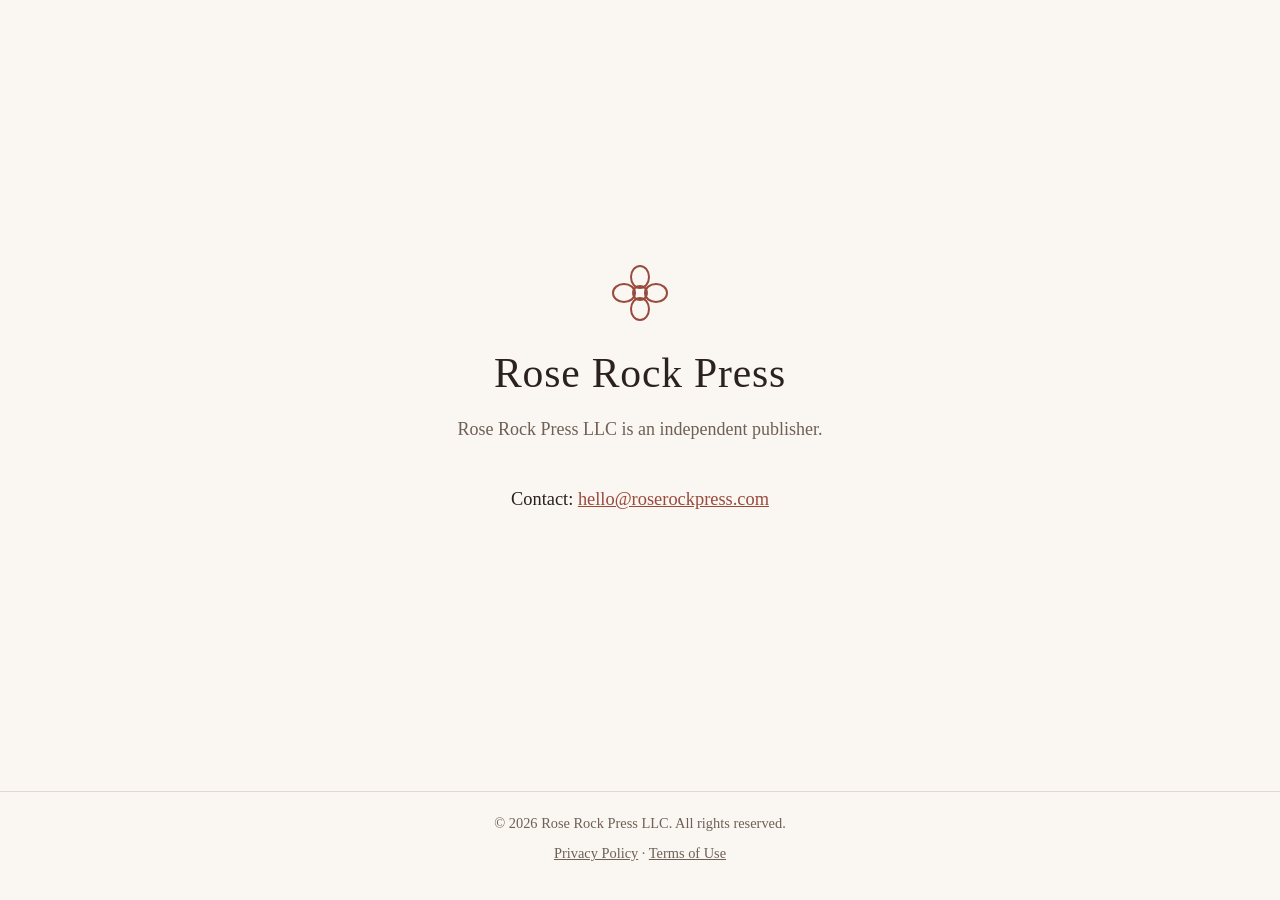
<file: index.html>
<!doctype html>
<html lang="en">
<head>
  <meta charset="utf-8">
  <meta name="viewport" content="width=device-width, initial-scale=1">
  <title>Rose Rock Press LLC</title>
  <meta name="description" content="Rose Rock Press LLC is an independent publisher.">
  <link rel="canonical" href="https://www.roserockpress.com/">
  <link rel="stylesheet" href="style.css">
</head>
<body>
  <main class="home">
    <svg class="mark" viewBox="0 0 64 64" aria-hidden="true" fill="none" stroke="currentColor" stroke-width="2">
      <circle cx="32" cy="32" r="7"/>
      <ellipse cx="32" cy="16" rx="9" ry="11"/>
      <ellipse cx="32" cy="48" rx="9" ry="11"/>
      <ellipse cx="16" cy="32" rx="11" ry="9"/>
      <ellipse cx="48" cy="32" rx="11" ry="9"/>
    </svg>
    <h1>Rose Rock Press</h1>
    <p class="lede">Rose Rock Press LLC is an independent publisher.</p>
    <p class="contact">Contact: <a href="mailto:hello@roserockpress.com">hello@roserockpress.com</a></p>
  </main>
  <footer>
    <p>&copy; 2026 Rose Rock Press LLC. All rights reserved.</p>
    <p><a href="privacy.html">Privacy Policy</a> &middot; <a href="terms.html">Terms of Use</a></p>
  </footer>
</body>
</html>
</file>
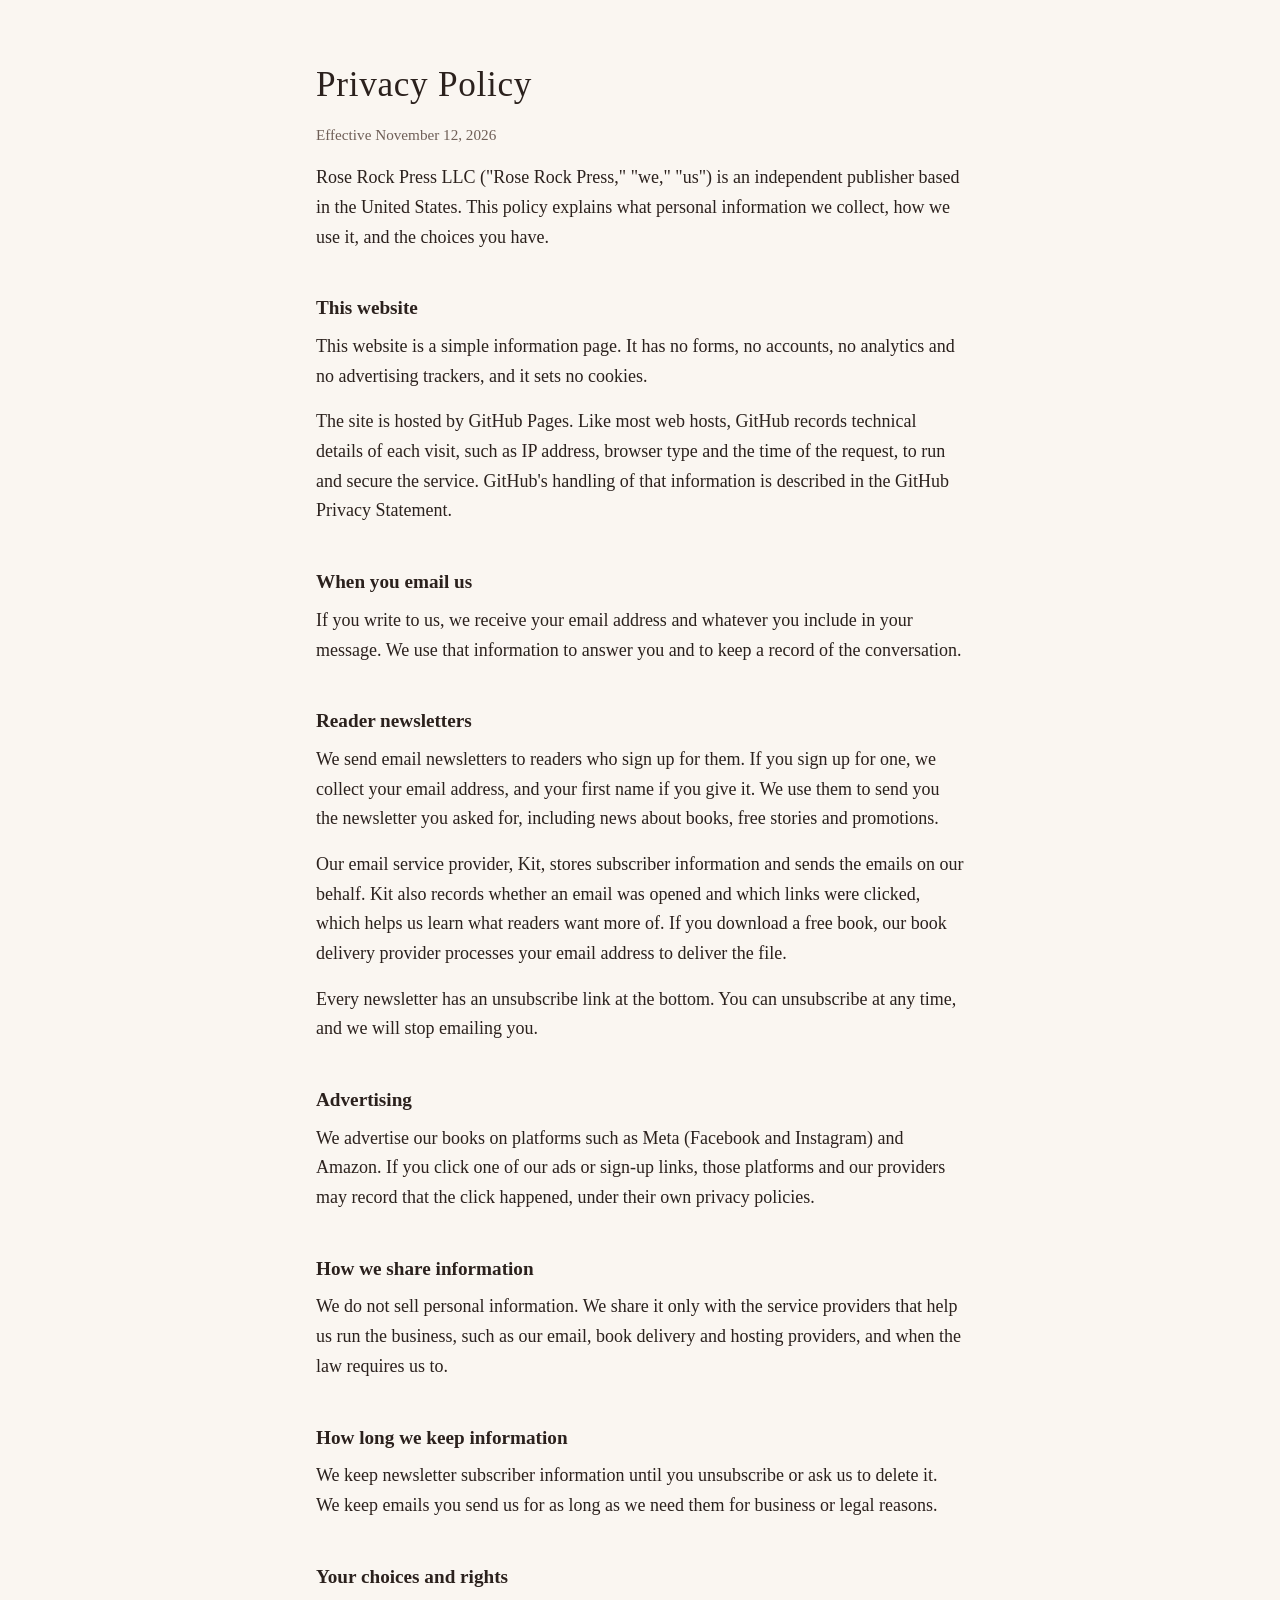
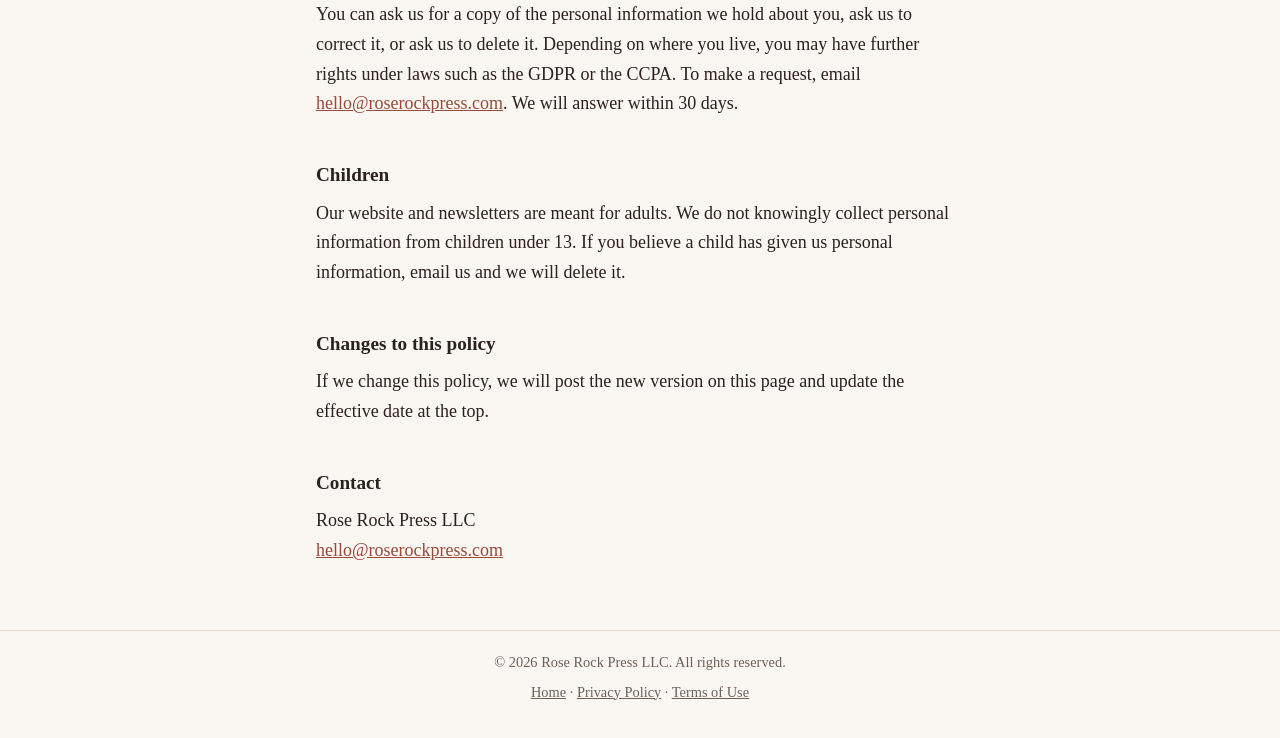
<file: privacy.html>
<!doctype html>
<html lang="en">
<head>
  <meta charset="utf-8">
  <meta name="viewport" content="width=device-width, initial-scale=1">
  <title>Privacy Policy | Rose Rock Press LLC</title>
  <meta name="description" content="How Rose Rock Press LLC handles personal information.">
  <link rel="canonical" href="https://www.roserockpress.com/privacy.html">
  <link rel="stylesheet" href="style.css">
</head>
<body>
  <main>
    <h1>Privacy Policy</h1>
    <p class="updated">Effective November 12, 2026</p>

    <p>Rose Rock Press LLC ("Rose Rock Press," "we," "us") is an independent publisher based in the United States. This policy explains what personal information we collect, how we use it, and the choices you have.</p>

    <h2>This website</h2>
    <p>This website is a simple information page. It has no forms, no accounts, no analytics and no advertising trackers, and it sets no cookies.</p>
    <p>The site is hosted by GitHub Pages. Like most web hosts, GitHub records technical details of each visit, such as IP address, browser type and the time of the request, to run and secure the service. GitHub's handling of that information is described in the GitHub Privacy Statement.</p>

    <h2>When you email us</h2>
    <p>If you write to us, we receive your email address and whatever you include in your message. We use that information to answer you and to keep a record of the conversation.</p>

    <h2>Reader newsletters</h2>
    <p>We send email newsletters to readers who sign up for them. If you sign up for one, we collect your email address, and your first name if you give it. We use them to send you the newsletter you asked for, including news about books, free stories and promotions.</p>
    <p>Our email service provider, Kit, stores subscriber information and sends the emails on our behalf. Kit also records whether an email was opened and which links were clicked, which helps us learn what readers want more of. If you download a free book, our book delivery provider processes your email address to deliver the file.</p>
    <p>Every newsletter has an unsubscribe link at the bottom. You can unsubscribe at any time, and we will stop emailing you.</p>

    <h2>Advertising</h2>
    <p>We advertise our books on platforms such as Meta (Facebook and Instagram) and Amazon. If you click one of our ads or sign-up links, those platforms and our providers may record that the click happened, under their own privacy policies.</p>

    <h2>How we share information</h2>
    <p>We do not sell personal information. We share it only with the service providers that help us run the business, such as our email, book delivery and hosting providers, and when the law requires us to.</p>

    <h2>How long we keep information</h2>
    <p>We keep newsletter subscriber information until you unsubscribe or ask us to delete it. We keep emails you send us for as long as we need them for business or legal reasons.</p>

    <h2>Your choices and rights</h2>
    <p>You can ask us for a copy of the personal information we hold about you, ask us to correct it, or ask us to delete it. Depending on where you live, you may have further rights under laws such as the GDPR or the CCPA. To make a request, email <a href="mailto:hello@roserockpress.com">hello@roserockpress.com</a>. We will answer within 30 days.</p>

    <h2>Children</h2>
    <p>Our website and newsletters are meant for adults. We do not knowingly collect personal information from children under 13. If you believe a child has given us personal information, email us and we will delete it.</p>

    <h2>Changes to this policy</h2>
    <p>If we change this policy, we will post the new version on this page and update the effective date at the top.</p>

    <h2>Contact</h2>
    <p>Rose Rock Press LLC<br>
    <a href="mailto:hello@roserockpress.com">hello@roserockpress.com</a></p>
  </main>
  <footer>
    <p>&copy; 2026 Rose Rock Press LLC. All rights reserved.</p>
    <p><a href="./">Home</a> &middot; <a href="privacy.html">Privacy Policy</a> &middot; <a href="terms.html">Terms of Use</a></p>
  </footer>
</body>
</html>
</file>
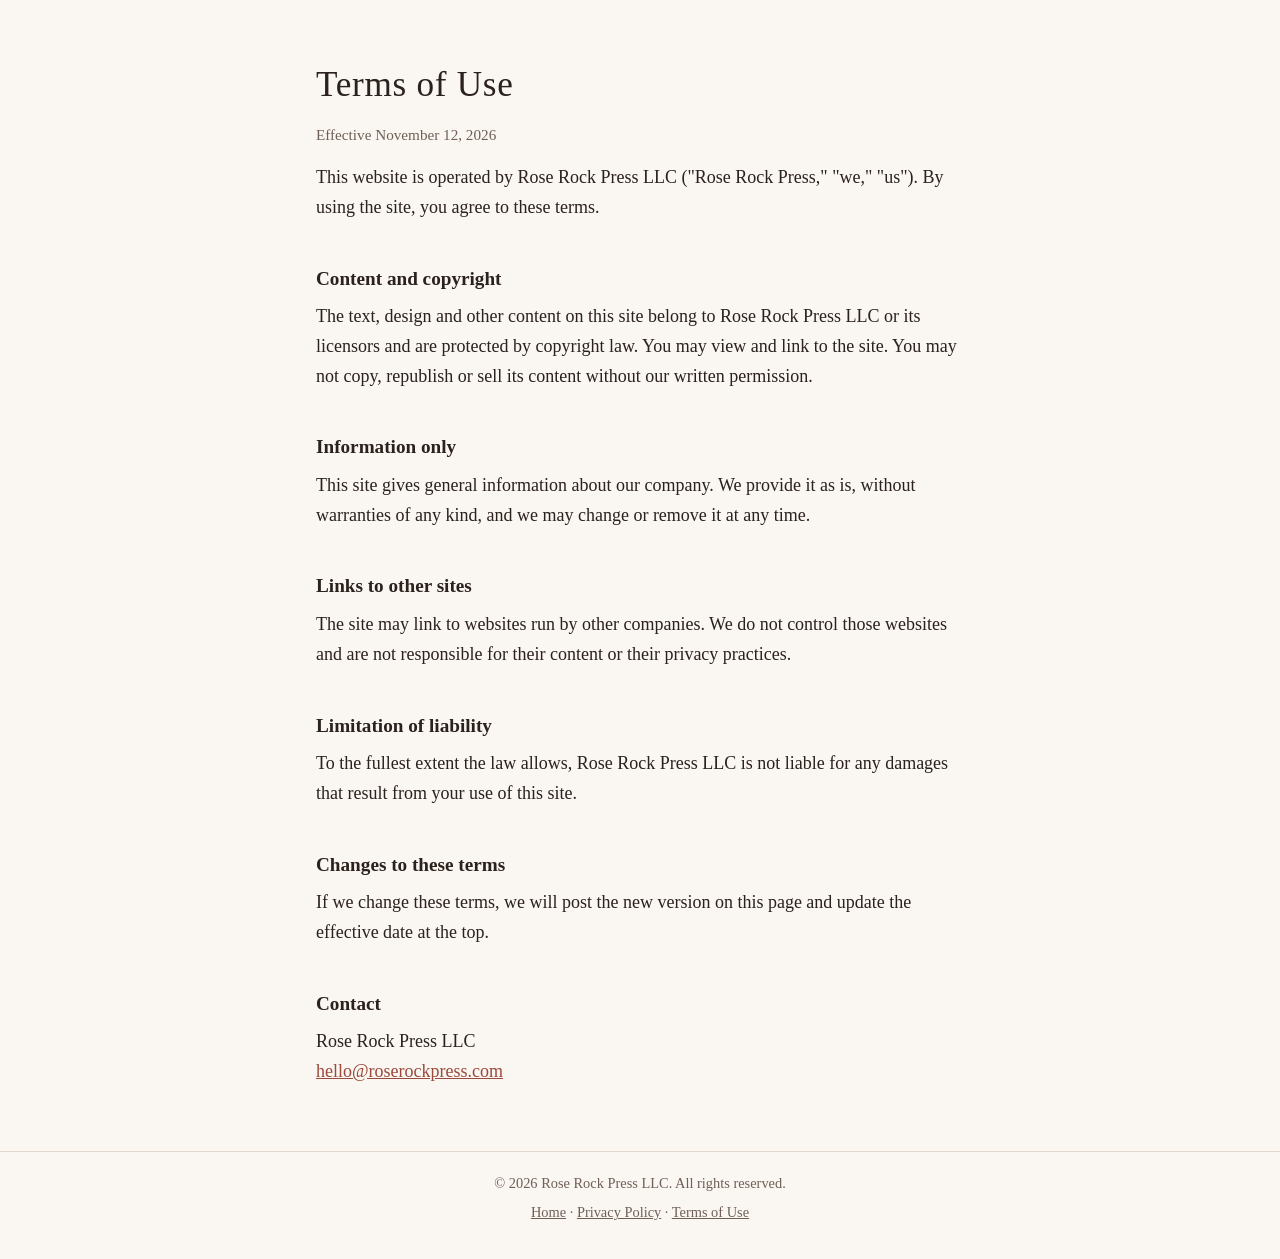
<file: terms.html>
<!doctype html>
<html lang="en">
<head>
  <meta charset="utf-8">
  <meta name="viewport" content="width=device-width, initial-scale=1">
  <title>Terms of Use | Rose Rock Press LLC</title>
  <meta name="description" content="Terms of use for the Rose Rock Press LLC website.">
  <link rel="canonical" href="https://www.roserockpress.com/terms.html">
  <link rel="stylesheet" href="style.css">
</head>
<body>
  <main>
    <h1>Terms of Use</h1>
    <p class="updated">Effective November 12, 2026</p>

    <p>This website is operated by Rose Rock Press LLC ("Rose Rock Press," "we," "us"). By using the site, you agree to these terms.</p>

    <h2>Content and copyright</h2>
    <p>The text, design and other content on this site belong to Rose Rock Press LLC or its licensors and are protected by copyright law. You may view and link to the site. You may not copy, republish or sell its content without our written permission.</p>

    <h2>Information only</h2>
    <p>This site gives general information about our company. We provide it as is, without warranties of any kind, and we may change or remove it at any time.</p>

    <h2>Links to other sites</h2>
    <p>The site may link to websites run by other companies. We do not control those websites and are not responsible for their content or their privacy practices.</p>

    <h2>Limitation of liability</h2>
    <p>To the fullest extent the law allows, Rose Rock Press LLC is not liable for any damages that result from your use of this site.</p>

    <h2>Changes to these terms</h2>
    <p>If we change these terms, we will post the new version on this page and update the effective date at the top.</p>

    <h2>Contact</h2>
    <p>Rose Rock Press LLC<br>
    <a href="mailto:hello@roserockpress.com">hello@roserockpress.com</a></p>
  </main>
  <footer>
    <p>&copy; 2026 Rose Rock Press LLC. All rights reserved.</p>
    <p><a href="./">Home</a> &middot; <a href="privacy.html">Privacy Policy</a> &middot; <a href="terms.html">Terms of Use</a></p>
  </footer>
</body>
</html>
</file>
<file: style.css>
:root {
  --bg: #faf6f1;
  --text: #2b211d;
  --muted: #6f5f57;
  --accent: #9a4a3c;
  --rule: #e3d8cd;
}

@media (prefers-color-scheme: dark) {
  :root {
    --bg: #1c1614;
    --text: #efe6dd;
    --muted: #b3a297;
    --accent: #dc9482;
    --rule: #3a2f2a;
  }
}

* { box-sizing: border-box; }

html { -webkit-text-size-adjust: 100%; }

body {
  margin: 0;
  min-height: 100vh;
  display: flex;
  flex-direction: column;
  background: var(--bg);
  color: var(--text);
  font-family: Georgia, "Iowan Old Style", "Palatino Linotype", "Times New Roman", serif;
  font-size: 18px;
  line-height: 1.65;
}

main {
  flex: 1;
  width: 100%;
  max-width: 680px;
  margin: 0 auto;
  padding: 64px 16px 48px;
}

/* Home page: center the short block of text in the window. */
main.home {
  display: flex;
  flex-direction: column;
  justify-content: center;
  text-align: center;
  padding-top: 48px;
}

.mark {
  width: 64px;
  height: 64px;
  margin: 0 auto 24px;
  color: var(--accent);
}

h1 {
  margin: 0 0 16px;
  font-size: 2.2rem;
  font-weight: normal;
  letter-spacing: 0.02em;
  line-height: 1.2;
}

main.home h1 { font-size: 2.6rem; }

h2 {
  margin: 40px 0 8px;
  font-size: 1.2rem;
}

p, ul { margin: 0 0 16px; }

ul { padding-left: 22px; }

.lede { color: var(--muted); }

.updated {
  color: var(--muted);
  font-size: 0.95rem;
}

a { color: var(--accent); }

a:hover, a:focus { text-decoration-thickness: 2px; }

.contact {
  margin-top: 24px;
  font-size: 1.15rem;
}

footer {
  border-top: 1px solid var(--rule);
  padding: 20px 16px 28px;
  text-align: center;
  color: var(--muted);
  font-size: 0.9rem;
}

footer p { margin: 0 0 6px; }

footer a { color: var(--muted); }
</file>
